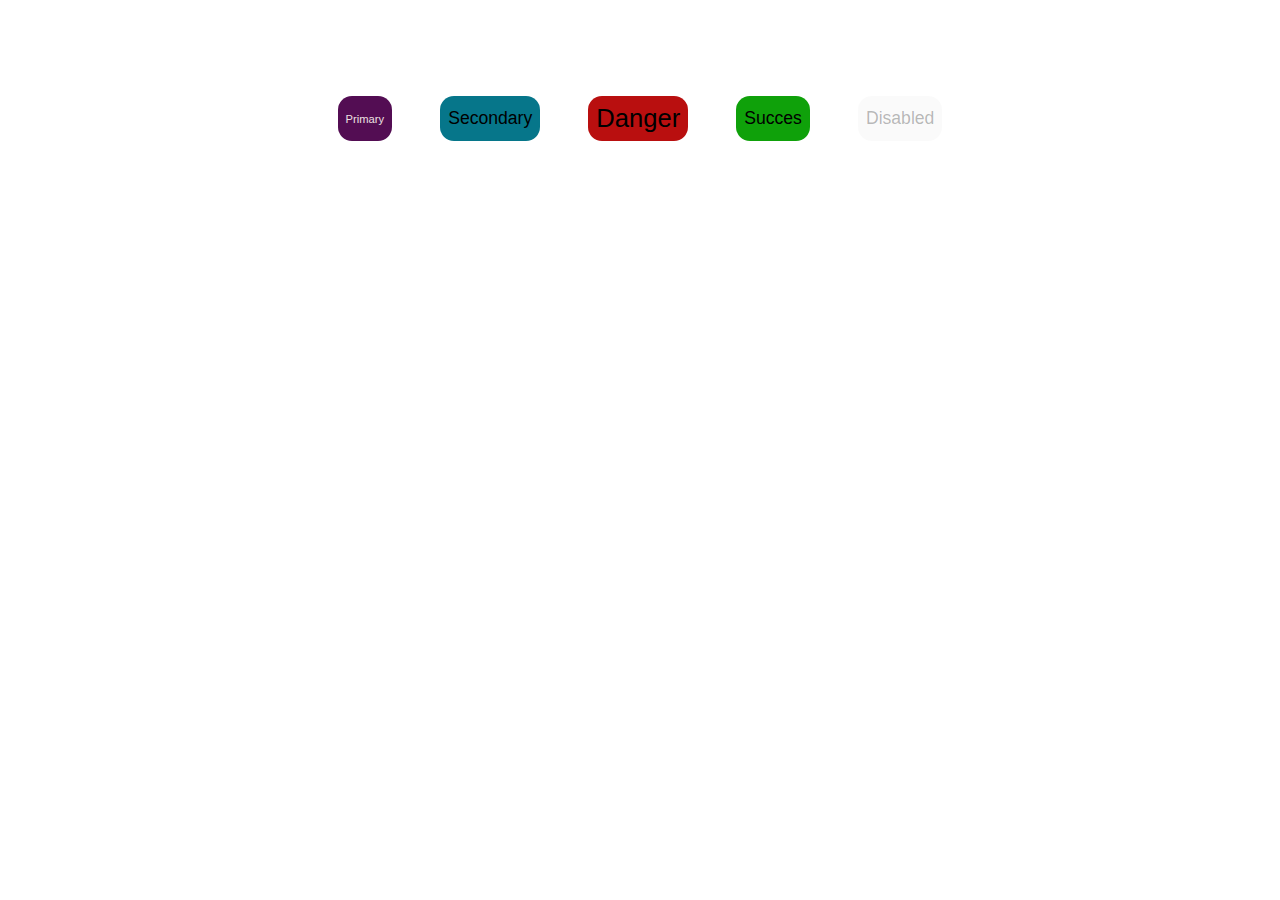
<file: SASS/Ejercicio Practica/index.html>
<!DOCTYPE html>
<html lang="en">
<head>
    <meta charset="UTF-8">
    <meta name="viewport" content="width=device-width, initial-scale=1.0">
    <title>EjercicioSASS</title>
    <link rel="stylesheet" href="./styles/main.css">
</head>
<body>
    <section class="containerBtn">
        <button class="btn btn--primary">Primary</button>
        <button class="btn btn--secondary">Secondary</button>
        <button class="btn btn--warning">Danger</button>
        <button class="btn btn--succes">Succes</button>
        <button class="btn btn--disabled" disabled>Disabled</button>
    </section>
</body>
</html>
</file>
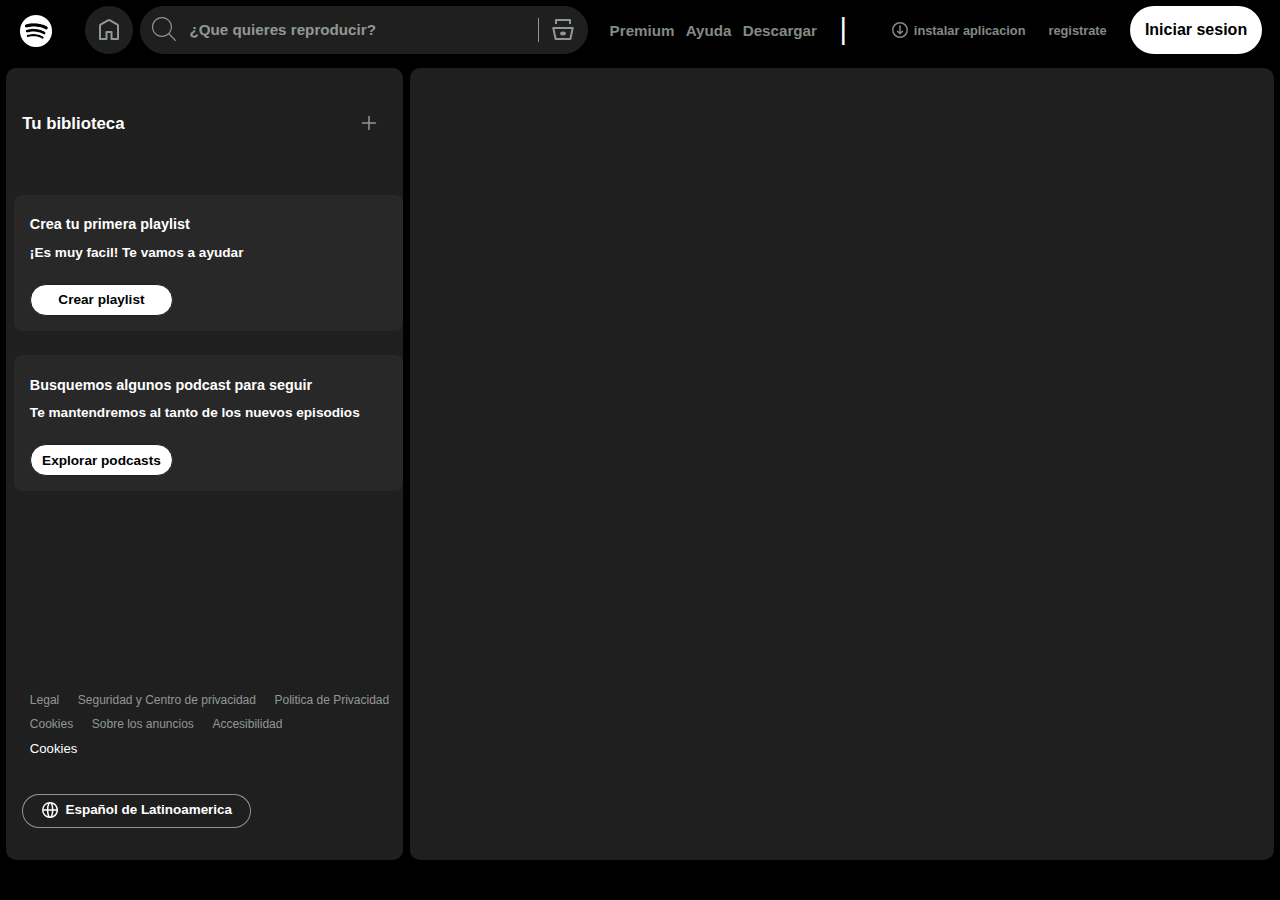
<file: SASS/Proyecto Final SASS/index.html>
<!DOCTYPE html>
<html lang="en">
  <head>
    <meta charset="UTF-8" />
    <meta name="viewport" content="width=device-width, initial-scale=1.0" />
    <title>Proyecto Spotify</title>
    <link rel="stylesheet" href="./styles/main.css" />
  </head>
  <body>
    <header>
      <nav>
        <div class="containerLogo">
          <img
            class="containerLogo_Logo"
            src="./imagenes/logoSpotify.png"
            alt="Logo"
          />
        </div>
        <div class="containerHomeSrchbar">
          <button class="containerHomeSrchbar_homebtn">
            <div class="containersvgHome">
              <svg class="containersvgHome_svg" fill="currentColor">
                <path
                  d="M12.5 3.247a1 1 0 0 0-1 0L4 7.577V20h4.5v-6a1 1 0 0 1 1-1h5a1 1 0 0 1 1 1v6H20V7.577zm-2-1.732a3 3 0 0 1 3 0l7.5 4.33a2 2 0 0 1 1 1.732V21a1 1 0 0 1-1 1h-6.5a1 1 0 0 1-1-1v-6h-3v6a1 1 0 0 1-1 1H3a1 1 0 0 1-1-1V7.577a2 2 0 0 1 1-1.732z"
                ></path>
              </svg>
            </div>
          </button>
          <div class="containerHomeSrchbar_searchbar">
          <button class="containerHomeSrchbar_searchbar_btnsrch">
           <div class="containersvgSrch">
            <svg class="containersvgSrch_svg"
              fill=""
              height=""
              width=""
              version="1.1"
              xmlns="http://www.w3.org/2000/svg"
              xmlns:xlink="http://www.w3.org/1999/xlink"
              viewBox="0 0 488.4 488.4"
              xml:space="preserve"
            >
              <g>
                <g>
                  <path
                    d="M0,203.25c0,112.1,91.2,203.2,203.2,203.2c51.6,0,98.8-19.4,134.7-51.2l129.5,129.5c2.4,2.4,5.5,3.6,8.7,3.6
			s6.3-1.2,8.7-3.6c4.8-4.8,4.8-12.5,0-17.3l-129.6-129.5c31.8-35.9,51.2-83,51.2-134.7c0-112.1-91.2-203.2-203.2-203.2
			S0,91.15,0,203.25z M381.9,203.25c0,98.5-80.2,178.7-178.7,178.7s-178.7-80.2-178.7-178.7s80.2-178.7,178.7-178.7
			S381.9,104.65,381.9,203.25z"
                  />
                </g>
              </g>
            </svg>
           </div>
          </button>
          <input
            class="containerHomeSrchbar_searchbar_input"
            placeholder="¿Que quieres reproducir?"
            type="search"/>
          <button class="containerHomeSrchbar_searchbar_btnexplore">
            <div class="containersvgExplore">
              <svg class="containersvgExplore_svg">
                <path d="M15 15.5c0 1.105-1.343 2-3 2s-3-.895-3-2 1.343-2 3-2 3 .895 3 2"></path><path d="M1.513 9.37A1 1 0 0 1 2.291 9h19.418a1 1 0 0 1 .979 1.208l-2.339 11a1 1 0 0 1-.978.792H4.63a1 1 0 0 1-.978-.792l-2.339-11a1 1 0 0 1 .201-.837zM3.525 11l1.913 9h13.123l1.913-9zM4 2a1 1 0 0 1 1-1h14a1 1 0 0 1 1 1v4h-2V3H6v3H4z"></path>
              </svg>
            </div>
          </button>
          </div>
        </div>
        <div class="containerBtns1">
          <button class="containerBtns1_btn">Premium</button>
          <button class="containerBtns1_btn">Ayuda</button>
          <button class="containerBtns1_btn">Descargar</button>
        </div>
        <div class="containerSeparator"><span>|</span></div>
        <div class="containerBtns2">
          <button class="containerBtns2_btn"><svg class="containerBtns2_btn_svg" fill="currentColor"><path d="M4.995 8.745a.75.75 0 0 1 1.06 0L7.25 9.939V4a.75.75 0 0 1 1.5 0v5.94l1.195-1.195a.75.75 0 1 1 1.06 1.06L8 12.811l-.528-.528-.005-.005-2.472-2.473a.75.75 0 0 1 0-1.06"></path><path d="M0 8a8 8 0 1 1 16 0A8 8 0 0 1 0 8m8-6.5a6.5 6.5 0 1 0 0 13 6.5 6.5 0 0 0 0-13"></path></svg> instalar aplicacion
          </button>
          <button class="containerBtns2_btn">registrate</button>
          <button class="containerBtns2_btn containerBtns2_btn--logIn">Iniciar sesion</button>
        </div>
      </nav>
    </header>
    <main class="containergrid">
      <section class="containergrid_item aside">
        <div class="top"><span class="top_span">Tu biblioteca</span><button class="top_btn"><svg class="top_btn_svg"><path d="M15.25 8a.75.75 0 0 1-.75.75H8.75v5.75a.75.75 0 0 1-1.5 0V8.75H1.5a.75.75 0 0 1 0-1.5h5.75V1.5a.75.75 0 0 1 1.5 0v5.75h5.75a.75.75 0 0 1 .75.75"></path></svg></button></div>
        <div class="playlist">
          <div class="playlist_playlist">
            <h3 class="playlist_h3">Crea tu primera playlist</h3>
            <span class="playlist_span">¡Es muy facil! Te vamos a ayudar</span>
            <button class="playlist_btn">Crear playlist</button> 
          </div>
          <div class="playlist_podcast">
            <h3 class="playlist_h3">Busquemos algunos podcast para seguir</h3>
            <span class="playlist_span">Te mantendremos al tanto de los nuevos episodios</span>
            <button class="playlist_btn">Explorar podcasts</button> 
          </div>
        </div>
        <div class="footer">
          <div class="footer_legal">
           <span class="footer_legal_span">Legal</span>
           <span class="footer_legal_span">Seguridad y Centro de privacidad</span>
           <span class="footer_legal_span">Politica de Privacidad</span>
           <span class="footer_legal_span">Cookies</span>
           <span class="footer_legal_span">Sobre los anuncios</span>
           <span class="footer_legal_span">Accesibilidad</span>
           <div class="footer_legal_Cookie">
            <span>Cookies</span>
           </div>
          </div>
          <div class="footer_language">
            <button class="footer_language_btn"><svg class="footer_language_btn_svg"><path d="M8.152 16H8a8 8 0 1 1 .152 0m-.41-14.202c-.226.273-.463.713-.677 1.323-.369 1.055-.626 2.496-.687 4.129h3.547c-.06-1.633-.318-3.074-.687-4.129-.213-.61-.45-1.05-.676-1.323-.194-.235-.326-.285-.385-.296h-.044c-.055.007-.19.052-.391.296M4.877 7.25c.062-1.771.34-3.386.773-4.624q.148-.427.329-.806a6.51 6.51 0 0 0-4.436 5.43zm-3.334 1.5a6.51 6.51 0 0 0 4.436 5.43 8 8 0 0 1-.33-.806c-.433-1.238-.71-2.853-.772-4.624zm4.835 0c.061 1.633.318 3.074.687 4.129.214.61.451 1.05.677 1.323.202.244.336.29.391.297l.044-.001c.06-.01.19-.061.385-.296.226-.273.463-.713.676-1.323.37-1.055.626-2.496.687-4.129zm5.048 0c-.061 1.771-.339 3.386-.772 4.624q-.123.353-.268.674a6.5 6.5 0 0 0 4.071-5.298zm3.031-1.5a6.51 6.51 0 0 0-4.071-5.298q.145.322.268.674c.433 1.238.711 2.853.772 4.624z"></path></svg>Español de Latinoamerica</button>
          </div>
        </div>
      </section>
      <section class="containergrid_item">
      </section>
    </main>
  </body>
</html>
</file>
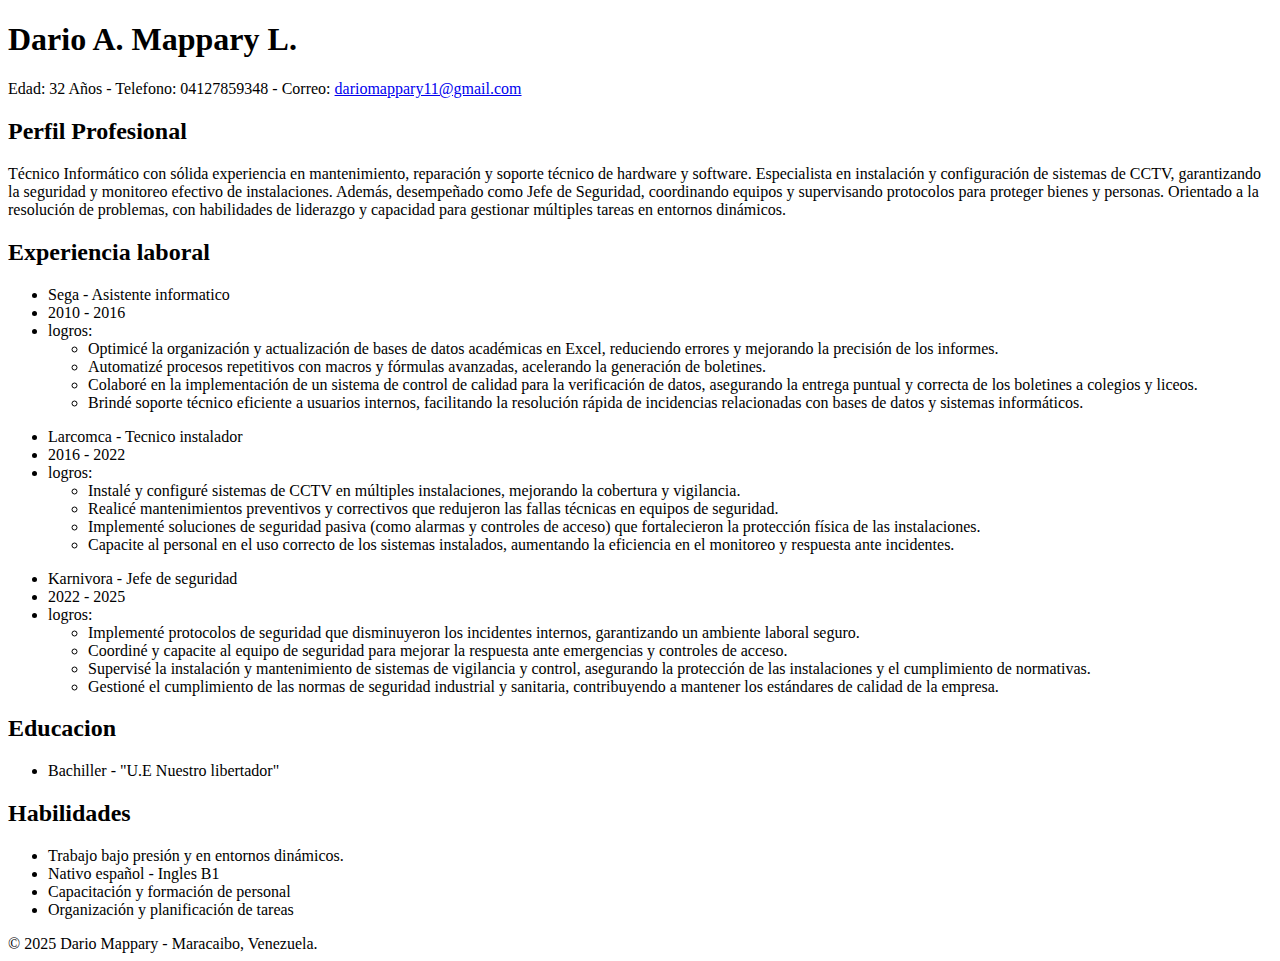
<file: HTML/Curriculum.html>
<!DOCTYPE html>
<html lang="es">
<head>
    <meta charset="UTF-8">
    <meta name="viewport" content="width=device-width, initial-scale=1.0">
    <title>curriculum Dario</title>
</head>
<body>
   <header>
    <h1>Dario A. Mappary L.</h1>
    <div>
        <p>Edad: 32 Años - Telefono: 04127859348 - Correo: <a href="mailto:dariomappary11@gmail.com">
            dariomappary11@gmail.com</a>
        </p>
    </div>
    </header>
    <main>
        <section class="section" id="Perfil">
            <h2>Perfil Profesional</h2>
            <p>Técnico Informático con sólida experiencia en mantenimiento, reparación y soporte técnico de hardware y software. Especialista en instalación y configuración de sistemas de CCTV, garantizando la seguridad y monitoreo efectivo de instalaciones. Además, desempeñado como Jefe de Seguridad, coordinando equipos y supervisando protocolos para proteger bienes y personas. Orientado a la resolución de problemas, con habilidades de liderazgo y capacidad para gestionar múltiples tareas en entornos dinámicos.</p>
        </section>
        <section class="section" id="Experiencia">
         <div>
            <h2>Experiencia laboral</h2> 
           <div>
            <ul>
                <li>Sega - Asistente informatico</li>
                <li>2010 - 2016</li>
                <li>logros:
                    <ul>  
                        <li>Optimicé la organización y actualización de bases de datos académicas en Excel, reduciendo errores y mejorando la precisión de los informes.</li>

                        <li>Automatizé procesos repetitivos con macros y fórmulas avanzadas, acelerando la generación de boletines.</li>

                        <li>Colaboré en la implementación de un sistema de control de calidad para la verificación de datos, asegurando la entrega puntual y correcta de los boletines a colegios y liceos.</li>

                        <li>Brindé soporte técnico eficiente a usuarios internos, facilitando la resolución rápida de incidencias relacionadas con bases de datos y sistemas informáticos.</li>
                    </ul>
                </li>
            </ul>
           </div>
            <div>
            <ul>
                <li>Larcomca - Tecnico instalador</li>
                <li>2016 - 2022</li>
                <li>logros:
                    <ul>  
                        <li>Instalé y configuré sistemas de CCTV en múltiples instalaciones, mejorando la cobertura y vigilancia.</li>
                        <li>Realicé mantenimientos preventivos y correctivos que redujeron las fallas técnicas en equipos de seguridad.</li>
                        <li>Implementé soluciones de seguridad pasiva (como alarmas y controles de acceso) que fortalecieron la protección física de las instalaciones.</li>
                        <li>Capacite al personal en el uso correcto de los sistemas instalados, aumentando la eficiencia en el monitoreo y respuesta ante incidentes.</li>
                    </ul>
                </li>
            </ul>
           </div>
           <div>
            <ul>
                <li>Karnivora - Jefe de seguridad</li>
                <li>2022 - 2025</li>
                <li>logros:
                    <ul>  
                        <li>Implementé protocolos de seguridad que disminuyeron los incidentes internos, garantizando un ambiente laboral seguro.</li>
                        <li>Coordiné y capacite al equipo de seguridad para mejorar la respuesta ante emergencias y controles de acceso.</li>
                        <li>Supervisé la instalación y mantenimiento de sistemas de vigilancia y control, asegurando la protección de las instalaciones y el cumplimiento de normativas.</li>
                        <li>Gestioné el cumplimiento de las normas de seguridad industrial y sanitaria, contribuyendo a mantener los estándares de calidad de la empresa.
                        </li>
                    </ul>
                </li>
            </ul>
           </div>
          </div> 
        </section>
        <section class="section" id="Educacion">
            <div>
                <h2>Educacion</h2>
                <ul><li>Bachiller - "U.E Nuestro libertador"</li></ul>
            </div>     
        </section>
        <section class="section" id="habilidades">
            <div>
                <h2>Habilidades</h2>
                <ul>
                    <li>Trabajo bajo presión y en entornos dinámicos.</li>
                    <li>Nativo español - Ingles B1</li>
                    <li>Capacitación y formación de personal</li>
                    <li>Organización y planificación de tareas</li>
                </ul>
            </div>
        </section>
    </main>
    <footer><span>&copy; 2025 Dario Mappary - Maracaibo, Venezuela.</span></footer>
</body>
</html>
</file>
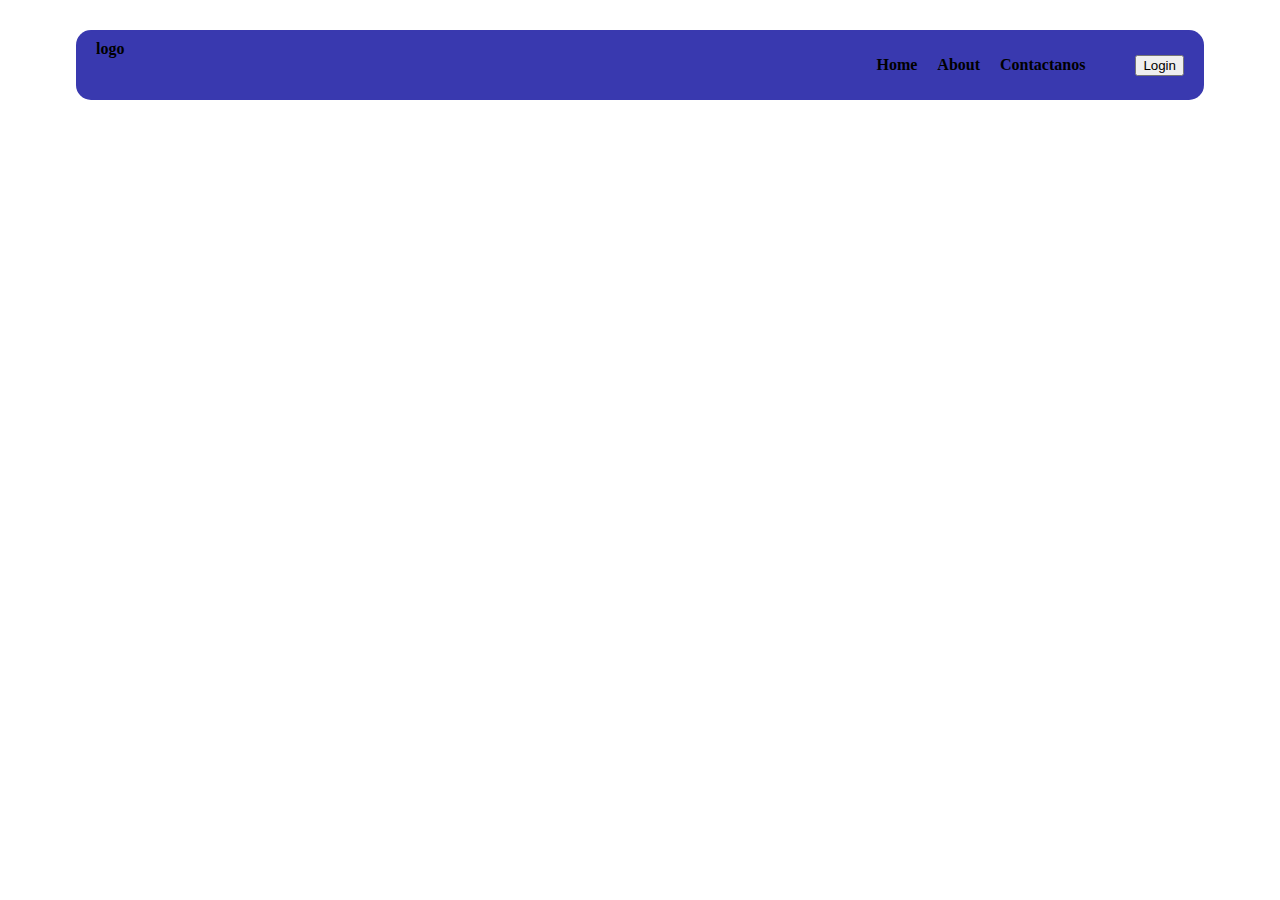
<file: practica para clases/practica_Sega.html>
<!DOCTYPE html>
<html lang="en">
<head>
    <meta charset="UTF-8">
    <meta name="viewport" content="width=device-width, initial-scale=1.0">
    <title>PracticaSega</title>
    <link rel="stylesheet" href="./practica_Sega.css">
</head>
<body>
    <header class="header">
        <nav class="navbar">
            <div class="logo">logo</div>
            <div class="links">
             <ul>
                <li class="items">Home</li>
                <li class="items">About</li>
                <li class="items">Contactanos</li>
             </ul>
             <button>Login</button>
            </div>
        </nav>
    </header>
</body>
</html>
</file>
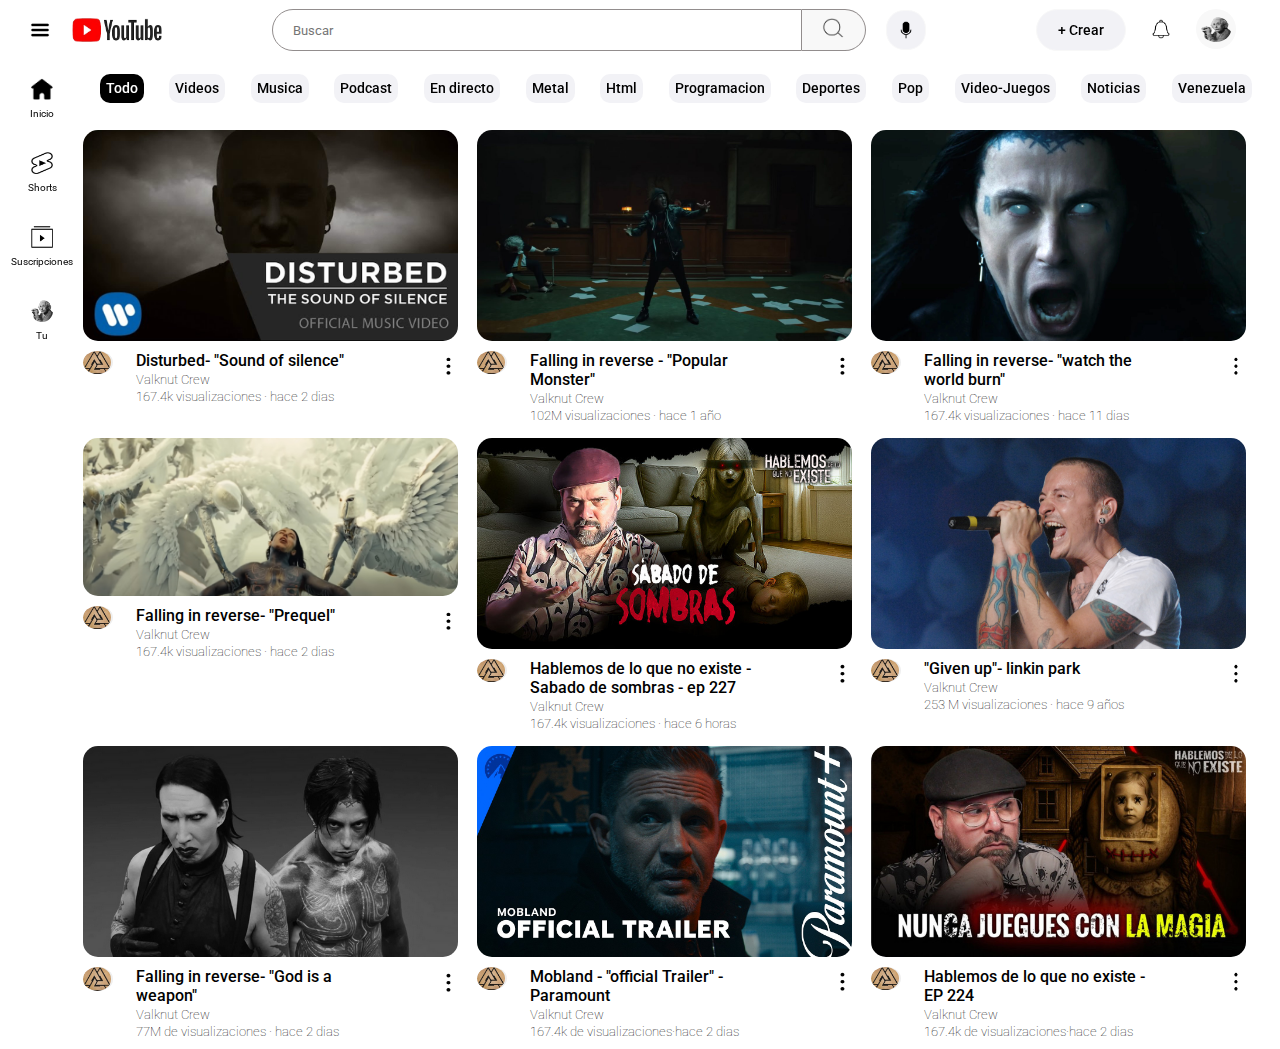
<file: Proyecto Css/Youtube.html>
<!DOCTYPE html>
<html lang="en">
<head>
    <meta charset="UTF-8">
    <meta name="viewport" content="width=device-width, initial-scale=1.0">
    <title>ProyectoYoutube</title>
    <link rel="stylesheet" href="./Youtube.css">
</head>
<body>
    <header class="header">
        <nav class="navbar">
            <div class="menu-logo-container">
               <div class="menu"> <img class="menu-icon" src="./imagenes/menu-icon.png" alt="Menu"> </div>
                <a class="anchor-logo" href="https://www.youtube.com"><img class="logo" src="./imagenes/logo.png" alt="Youtube"></a>
            </div>
            
            <div class="search-bar-container">
                <input class="search-input" type="search" placeholder="Buscar">
                <button class="search-btn"><img class="search-icon" src="./imagenes/search-icon.png" alt="buscar"></button>
                <div class="search-voice"><img class="search-voice-icon" src="./imagenes/voice-icon.png" alt="busqueda por voz"></div>
            </div>
            <div class="options-container">
                <button class="create-btn"><span class=>+ Crear</span></button>
                <div class="notification"><img class="notification-icon" src="./imagenes/notification-icon.png" alt="notificaciones"></div>
                <button class="profile-btn"><img class="profile-icon" src="./imagenes/profile-photo.png" alt="profile-photo"></button>
            </div>
        </nav>
     </header>
    <section class="media-navigation-container">
        <aside class="aside">
            <button class="aside-btns" id="home">
               <div> <img class="home-icon" src="./imagenes/home-icon.png" alt="Inicio"></div>
               <div><span>Inicio</span></div>
            </button>
            <button class="aside-btns" id="shorts">
                <div><img class="shorts-icon" src="./imagenes/shorts-icon.png" alt="shorts"></div>
                <div><span>Shorts</span></div>
            </button>
            <button class="aside-btns" id="suscriptions">
                <div><img class="suscriptions-icon" src="./imagenes/suscriptions-icon.png" alt="suscripciones"></div>
                <div><span>Suscripciones</span></div>
            </button>
            <button class="aside-btns" id="channel">
                <div><img class="channel-icon" id="channel-photo" src="./imagenes/profile-photo.png" alt="Tu-Canal"></div>
                <div><span>Tu</span></div>
            </button>
        </aside>
        <section class="content">
            <div class="button-box">
             <button class="button-box-btn" id="all-btn"><span>Todo</span></button>
             <button class="button-box-btn"><span>Videos</span></button>
             <button class="button-box-btn"><span>Musica</span></button>
             <button class="button-box-btn"><span>Podcast</span></button>
             <button class="button-box-btn"><span>En directo</span></button>
             <button class="button-box-btn"><span>Metal</span></button>
             <button class="button-box-btn"><span>Html</span></button>
             <button class="button-box-btn"><span>Programacion</span></button>
             <button class="button-box-btn"><span>Deportes</span></button>
             <button class="button-box-btn"><span>Pop</span></button>
             <button class="button-box-btn"><span>Video-Juegos</span></button>
             <button class="button-box-btn"><span>Noticias</span></button>
             <button class="button-box-btn"><span>Venezuela</span></button>
             <!-- <button class="button-box-btn"><span>Viaje</span></button>
             <button class="button-box-btn"><span>Cocina</span></button>
             <button class="button-box-btn"><span>Cine</span></button>-->

            </div>
            <main class="grid-container">
             <div class="grid-item">
                <img class="video-img" src="./imagenes/disturbed-the-sound-of-silence.png" alt="disturbed-the-sound-of-silence">
                <div class="info-video">
                  <button class="ch-vid"><img class="photo-ch-vid" src="./imagenes/valknut.png" alt="valknut"></button>
                  <div class="title-view">
                    <h2>Disturbed- "Sound of silence"</h2>
                    <span class="info-text">Valknut Crew</span>
                    <span class="info-text">167.4k visualizaciones · hace 2 dias</span>
                  </div>
                  <button class="more-options-btn"><img class="more-options-icon" src="./imagenes/more-options.png" alt="more-options"></button>
                </div> 
             </div>
             <div class="grid-item">
                <img class="video-img" src="./imagenes/Falling-in-reverse-popular-monster.png" alt="Falling-in-reverse-popular-monster">
                <div class="info-video">
                  <button class="ch-vid"><img class="photo-ch-vid" src="./imagenes/valknut.png" alt="valknut"></button>
                  <div class="title-view">
                    <h2>Falling in reverse - "Popular Monster"</h2>
                    <span class="info-text">Valknut Crew</span>
                    <span class="info-text">102M visualizaciones · hace 1 año</span>
                  </div>
                <button class="more-options-btn"><img class="more-options-icon" src="./imagenes/more-options.png" alt="more-options"></button>
              </div> 
            </div>
            <div class="grid-item">
                <img class="video-img" src="./imagenes/falling-in-reverse-watch-the-world-burn.png" alt="falling-in-reverse-watch-the-world-burn">
                <div class="info-video">
                  <button class="ch-vid"><img class="photo-ch-vid" src="./imagenes/valknut.png" alt="valknut"></button>
                  <div class="title-view">
                    <h2>Falling in reverse- "watch the world burn"</h2>
                    <span class="info-text">Valknut Crew</span>
                    <span class="info-text">167.4k visualizaciones · hace 11 dias</span>
                  </div>
                <button class="more-options-btn"><img class="more-options-icon" src="./imagenes/more-options.png" alt="more-options"></button>
              </div> 
            </div>
             <div class="grid-item">
                <img class="video-img" src="./imagenes/fallinginreverseronnie.png" alt="fallinginreverseronnie">
                <div class="info-video">
                  <button class="ch-vid"><img class="photo-ch-vid" src="./imagenes/valknut.png" alt="valknut"></button>
                  <div class="title-view">
                    <h2>Falling in reverse- "Prequel"</h2>
                    <span class="info-text">Valknut Crew</span>
                    <span class="info-text">167.4k visualizaciones · hace 2 dias</span>
                  </div>
                <button class="more-options-btn"><img class="more-options-icon" src="./imagenes/more-options.png" alt="more-options"></button>
              </div> 
            </div>
             <div class="grid-item">
                <img class="video-img" src="./imagenes/Hablemos-de-lo-que-no-existe.png" alt="Hablemos-de-lo-que-no-existe">
                <div class="info-video">
                  <button class="ch-vid"><img class="photo-ch-vid" src="./imagenes/valknut.png" alt="valknut"></button>
                  <div class="title-view">
                    <h2>Hablemos de lo que no existe - Sabado de sombras - ep 227</h2>
                    <span class="info-text">Valknut Crew</span>
                    <span class="info-text">167.4k visualizaciones · hace 6 horas</span>
                  </div>
                <button class="more-options-btn"><img class="more-options-icon" src="./imagenes/more-options.png" alt="more-options"></button>
              </div> 
            </div>
             <div class="grid-item">
                <img class="video-img" src="./imagenes/VideoGivenUp.png" alt="VideoGivenUp">
                <div class="info-video">
                  <button class="ch-vid"><img class="photo-ch-vid" src="./imagenes/valknut.png" alt="valknut"></button>
                  <div class="title-view">
                    <h2>"Given up"- linkin park</h2>
                    <span class="info-text">Valknut Crew</span>
                    <span class="info-text">253 M visualizaciones · hace 9 años</span>
                  </div>
                <button class="more-options-btn"><img class="more-options-icon" src="./imagenes/more-options.png" alt="more-options"></button>
              </div> 
            </div>
             <div class="grid-item">
                <img class="video-img" src="./imagenes/VideoGodIsAWeapon.png" alt="VideoGodIsAWeapon">
                <div class="info-video">
                  <button class="ch-vid"><img class="photo-ch-vid" src="./imagenes/valknut.png" alt="valknut"></button>
                  <div class="title-view">
                    <h2>Falling in reverse- "God is a weapon"</h2>
                    <span class="info-text">Valknut Crew</span>
                    <span class="info-text">77M de visualizaciones · hace 2 dias</span>
                  </div>
                <button class="more-options-btn"><img class="more-options-icon" src="./imagenes/more-options.png" alt="more-options"></button>
              </div> 
            </div>
             <div class="grid-item">
                <img class="video-img" src="./imagenes/moblandtrailer.png" alt="moblandtrailer">
                <div class="info-video">
                  <button class="ch-vid"><img class="photo-ch-vid" src="./imagenes/valknut.png" alt="valknut"></button>
                  <div class="title-view">
                    <h2>Mobland - "official Trailer" - Paramount</h2>
                    <span class="info-text">Valknut Crew</span>
                    <span class="info-text">167.4k de visualizaciones·hace 2 dias</span>
                  </div>
                <button class="more-options-btn"><img class="more-options-icon" src="./imagenes/more-options.png" alt="more-options"></button>
              </div> 
            </div>
             <div class="grid-item">
                <img class="video-img" src="./imagenes/podcast.png" alt="podcast">
                <div class="info-video">
                  <button class="ch-vid"><img class="photo-ch-vid" src="./imagenes/valknut.png" alt="valknut"></button>
                  <div class="title-view">
                    <h2>Hablemos de lo que no existe - EP 224</h2>
                    <span class="info-text">Valknut Crew</span>
                    <span class="info-text">167.4k de visualizaciones·hace 2 dias</span>
                  </div>
                <button class="more-options-btn"><img class="more-options-icon" src="./imagenes/more-options.png" alt="more-options"></button>
              </div> 
            </div>
            </main>
        </section>
    </section>
    
</body>
</html>
</file>
<file: SASS/Ejercicio Practica/styles/main.css>
* {
  margin: 0;
  padding: 0;
  box-sizing: border-box;
}

.containerBtn {
  width: 100%;
  display: flex;
  justify-content: center;
  padding-top: 96px;
  gap: 48px;
}

.btn {
  display: flex;
  align-items: center;
  justify-content: center;
  border-radius: 14px;
  padding: 8px;
  cursor: pointer;
  border: none;
}
.btn:hover {
  scale: 1.1;
}
.btn:active {
  scale: 1;
}
.btn--primary {
  background-color: #530d53;
  color: #ece0e0;
  font-size: 0.7rem;
}
.btn--secondary {
  background-color: #06768a;
  font-size: 1.1rem;
}
.btn--warning {
  background-color: #b90f0f;
  font-size: 1.6rem;
}
.btn--succes {
  background-color: #0fa10a;
  font-size: 1.1rem;
}
.btn--disabled {
  cursor: not-allowed;
  font-size: 1.1rem;
}
.btn--disabled:hover {
  scale: none;
}/*# sourceMappingURL=main.css.map */
</file>
<file: SASS/Proyecto Final SASS/styles/main.css>
* {
  margin: 0;
  padding: 0;
  box-sizing: border-box;
  font-family: Helvetica, Arial, sans-serif;
}

body {
  background-color: #000;
}

nav {
  display: flex;
  align-items: flex-start;
  flex-direction: row;
  gap: 1%;
  margin-top: 0.5%;
}
nav .containerLogo {
  display: flex;
  align-items: flex-start;
  justify-content: center;
  width: 72px;
  height: 72px;
  margin-top: 0.7%;
  cursor: pointer;
}
@media (max-width: 481px) {
  nav .containerLogo {
    width: 32px;
    height: 32px;
  }
}
nav .containerLogo_Logo {
  width: 32px;
  height: 32px;
}
nav .containerHomeSrchbar {
  display: flex;
  align-items: center;
  gap: 1.5%;
  width: 40dvw;
}
@media (max-width: 1250px) {
  nav .containerHomeSrchbar {
    width: 30dvw;
  }
}
@media (max-width: 1062px) {
  nav .containerHomeSrchbar {
    width: 25dvw;
  }
}
@media (max-width: 876px) {
  nav .containerHomeSrchbar {
    width: 5dvw;
  }
}
nav .containerHomeSrchbar_homebtn {
  width: 48px;
  height: 48px;
  border: none;
  border-radius: 50%;
  display: flex;
  align-items: center;
  justify-content: center;
  background-color: #1f1f1f;
  cursor: pointer;
  transition: background-color 0.3s ease, color 0.3s ease;
  color: rgba(234, 248, 239, 0.5607843137);
}
@media (max-width: 876px) {
  nav .containerHomeSrchbar_homebtn {
    display: none;
  }
}
nav .containerHomeSrchbar_homebtn:hover {
  background-color: rgba(73, 73, 73, 0.6235294118);
  color: #fff;
}
nav .containerHomeSrchbar_homebtn .containersvgHome {
  width: 24px;
  height: 24px;
}
nav .containerHomeSrchbar_homebtn .containersvgHome_svg {
  width: 24px;
  height: 24px;
}
nav .containerHomeSrchbar_searchbar {
  display: flex;
  align-items: center;
  width: 35dvw;
  position: relative;
}
@media (max-width: 1250px) {
  nav .containerHomeSrchbar_searchbar {
    width: 25dvw;
  }
}
@media (max-width: 876px) {
  nav .containerHomeSrchbar_searchbar {
    width: 40px;
  }
}
nav .containerHomeSrchbar_searchbar_btnsrch {
  width: 40px;
  height: 40px;
  border: none;
  border-bottom-left-radius: 40px;
  border-top-left-radius: 40px;
  position: absolute;
  margin: 4px;
  background-color: rgba(0, 0, 0, 0);
  cursor: pointer;
}
@media (max-width: 876px) {
  nav .containerHomeSrchbar_searchbar_btnsrch {
    position: static;
    background-color: #1f1f1f;
    border-radius: 40%;
  }
}
nav .containerHomeSrchbar_searchbar .containersvgSrch_svg {
  width: 24px;
  height: 24px;
  fill: rgba(234, 248, 239, 0.5607843137);
}
nav .containerHomeSrchbar_searchbar .containersvgSrch_svg:hover {
  fill: #fff;
}
nav .containerHomeSrchbar_searchbar_input {
  height: 48px;
  width: 100dvw;
  background-color: #1f1f1f;
  border: 0.1px solid #1f1f1f;
  border-radius: 40px;
  padding: 0px 48px 0px 48px;
  transition: border 0.3s ease, background-color 0.3s ease;
}
nav .containerHomeSrchbar_searchbar_input:hover {
  border: 0.1px solid #fff;
  background-color: rgba(73, 73, 73, 0.6235294118);
}
nav .containerHomeSrchbar_searchbar_input:focus {
  background-color: rgba(73, 73, 73, 0.6235294118);
  color: #fff;
  font-size: 0.9rem;
  font-weight: 550;
}
nav .containerHomeSrchbar_searchbar_input::-moz-placeholder {
  color: rgba(234, 248, 239, 0.5607843137);
  font-size: 0.95rem;
  font-weight: 550;
}
nav .containerHomeSrchbar_searchbar_input::placeholder {
  color: rgba(234, 248, 239, 0.5607843137);
  font-size: 0.95rem;
  font-weight: 550;
}
@media (max-width: 1062px) {
  nav .containerHomeSrchbar_searchbar_input {
    width: 20dvw;
  }
}
@media (max-width: 876px) {
  nav .containerHomeSrchbar_searchbar_input {
    display: none;
  }
}
nav .containerHomeSrchbar_searchbar_btnexplore {
  width: 40px;
  height: 40px;
  border: none;
  border-bottom-right-radius: 40px;
  border-top-right-radius: 40px;
  position: absolute;
  right: 0;
  margin: 10px;
  background-color: rgba(0, 0, 0, 0);
  cursor: pointer;
}
@media (max-width: 876px) {
  nav .containerHomeSrchbar_searchbar_btnexplore {
    display: none;
  }
}
nav .containerHomeSrchbar_searchbar .containersvgExplore {
  width: 24px;
  height: 24px;
  border-left: 1px solid rgba(234, 248, 239, 0.5607843137);
  padding-left: 12px;
}
nav .containerHomeSrchbar_searchbar .containersvgExplore_svg {
  width: 24px;
  height: 24px;
  fill: rgba(234, 248, 239, 0.5607843137);
}
nav .containerHomeSrchbar_searchbar .containersvgExplore_svg:hover {
  fill: #fff;
}
nav .containerBtns1 {
  display: flex;
  align-items: center;
  gap: 6%;
}
@media (max-width: 689px) {
  nav .containerBtns1 {
    display: none;
  }
}
nav .containerBtns1_btn {
  background-color: #000;
  color: rgba(234, 248, 239, 0.5607843137);
  border: none;
  height: 48px;
  font-weight: 600;
  font-size: 0.95rem;
  transition: color 0.3s ease;
  cursor: pointer;
}
nav .containerBtns1_btn:hover {
  color: #fff;
}
nav .containerSeparator {
  display: flex;
  margin: 0.5% 2.5% 2.5% 2.5%;
  color: #fff;
  font-size: 1.8rem;
}
@media (max-width: 981px) {
  nav .containerSeparator {
    margin: 0.5% 0% 2.5% 1.4%;
  }
}
@media (max-width: 876px) {
  nav .containerSeparator {
    display: none;
  }
}
nav .containerBtns2 {
  display: flex;
  align-items: center;
  flex: 1;
  gap: 6%;
  margin-right: 0.5%;
}
@media (max-width: 1250px) {
  nav .containerBtns2 {
    margin-right: 0%;
  }
}
@media (max-width: 981px) {
  nav .containerBtns2 {
    gap: 2%;
  }
}
@media (max-width: 876px) {
  nav .containerBtns2 {
    margin-left: 5%;
  }
}
nav .containerBtns2_btn {
  background-color: #000;
  color: rgba(234, 248, 239, 0.5607843137);
  border: none;
  height: 48px;
  font-weight: 550;
  font-size: 0.8rem;
  transition: color 0.3s ease;
  cursor: pointer;
  display: flex;
  align-items: center;
  gap: 6px;
}
nav .containerBtns2_btn:hover {
  color: #fff;
}
@media (max-width: 876px) {
  nav .containerBtns2_btn {
    gap: 1px;
  }
}
nav .containerBtns2_btn_svg {
  width: 16px;
  height: 16px;
}
@media (max-width: 469px) {
  nav .containerBtns2_btn_svg {
    display: none;
  }
}
nav .containerBtns2_btn--logIn {
  background-color: #fff;
  color: #000;
  border-radius: 60px;
  padding: 6%;
  height: 48px;
  font-weight: 700;
  font-size: 1rem;
}
@media (min-width: 1150px) {
  nav .containerBtns2_btn--logIn {
    padding: 4%;
  }
}
@media (max-width: 870px) {
  nav .containerBtns2_btn--logIn {
    padding: 4%;
  }
}
@media (max-width: 480px) {
  nav .containerBtns2_btn--logIn {
    padding: 0%;
  }
}
nav .containerBtns2_btn--logIn:hover {
  color: #000;
  background-color: rgba(255, 255, 255, 0.9254901961);
}

header {
  margin-bottom: -1.5%;
}

.containergrid {
  display: grid;
  grid-template-columns: 31dvw auto;
  height: 88dvh;
  gap: 0.5%;
  padding: 0% 0.5% 0% 0.5%;
}
.containergrid_item {
  background-color: #1f1f1f;
  border-radius: 10px;
}

.aside {
  position: relative;
}
@media (max-width: 580px) {
  .aside {
    display: none;
  }
}

.top {
  display: flex;
  justify-content: space-between;
  align-items: center;
  padding: 4% 4% 6% 4%;
  height: 15%;
}
.top_span {
  color: #fff;
  font-size: 1.05rem;
  font-weight: 550;
}
.top_btn {
  width: 35px;
  height: 35px;
  border-radius: 50%;
  display: flex;
  justify-content: center;
  align-items: center;
  border: none;
  background-color: #1f1f1f;
  cursor: pointer;
}
.top_btn:hover {
  background-color: rgba(51, 51, 51, 0.4666666667);
}
.top_btn_svg {
  width: 18px;
  height: 18px;
  fill: rgba(234, 248, 239, 0.5607843137);
}

.playlist {
  display: flex;
  flex-direction: column;
  height: 35dvh;
  overflow: hidden;
  gap: 8%;
  padding: 2% 0% 2% 2%;
  overflow-y: auto;
}
.playlist:hover::-webkit-scrollbar-thumb {
  background-color: rgba(255, 255, 255, 0.15);
}
.playlist::-webkit-scrollbar {
  background-color: transparent;
  width: 0.9dvw;
}
.playlist::-webkit-scrollbar-thumb {
  background-color: transparent;
  -webkit-backdrop-filter: blur(10px);
          backdrop-filter: blur(10px);
}
.playlist::-webkit-scrollbar-thumb:hover {
  background-color: rgba(255, 255, 255, 0.363);
}
.playlist_playlist {
  border-radius: 8px;
  background-color: rgba(51, 51, 51, 0.4666666667);
  display: flex;
  flex-direction: column;
  padding: 4%;
  line-height: 2;
}
.playlist_podcast {
  border-radius: 8px;
  background-color: rgba(51, 51, 51, 0.4666666667);
  display: flex;
  flex-direction: column;
  padding: 4%;
  line-height: 2;
}
.playlist_h3 {
  color: #fff;
  font-size: 0.9rem;
  font-weight: 650;
}
.playlist_span {
  color: #fff;
  font-weight: 550;
  font-size: 0.85rem;
}
.playlist_btn {
  border-radius: 40px;
  background-color: #fff;
  padding: 2%;
  border: 1px solid #1f1f11;
  font-size: 0.85rem;
  font-weight: 550;
  margin-top: 5%;
  white-space: nowrap;
  width: 40%;
  cursor: pointer;
}
.playlist_btn:hover {
  scale: 1.05;
}
.playlist_btn_r {
  display: none;
}
@media (max-width: 1220px) {
  .playlist_btn_r {
    display: block;
  }
}
@media (max-width: 1220px) {
  .playlist_btn_r1 {
    display: none;
  }
}

.footer {
  position: absolute;
  bottom: 0;
}
.footer_legal {
  padding: 8% 0% 0% 4%;
  font-size: 0.75rem;
  line-height: 2;
}
.footer_legal_span {
  padding: 2%;
  color: rgba(234, 248, 239, 0.5607843137);
  cursor: pointer;
}
.footer_legal_Cookie {
  color: #fff;
  padding: 0% 2% 0% 2%;
  font-size: 0.82rem;
  cursor: pointer;
  transition: -webkit-text-decoration 0.3s ease;
  transition: text-decoration 0.3s ease;
  transition: text-decoration 0.3s ease, -webkit-text-decoration 0.3s ease;
  width: 15%;
}
.footer_legal_Cookie:hover {
  text-decoration: underline;
}
.footer_language {
  padding: 8% 4%;
}
.footer_language_btn {
  color: #fff;
  background-color: #1f1f1f;
  border: 0.5px solid rgba(234, 248, 239, 0.5607843137);
  border-radius: 20px;
  padding: 10px;
  display: flex;
  gap: 6px;
  font-weight: 700;
  font-size: 0.84rem;
  padding: 2% 5% 2% 5%;
  cursor: pointer;
  transition: border 0.3s ease;
}
.footer_language_btn:hover {
  border: 0.5px solid #fff;
  scale: 1.05;
}
.footer_language_btn_svg {
  width: 18px;
  height: 18px;
  fill: #fff;
}

.content {
  display: grid;
  grid-template-rows: repeat(1, 1fr);
  overflow: hidden;
  padding: 3%;
}
@media (max-width: 580px) {
  .content {
    width: 98dvw;
  }
}
.content:hover {
  overflow-y: auto;
}
.content::-webkit-scrollbar {
  background-color: transparent;
  width: 0.9dvw;
}
.content::-webkit-scrollbar-thumb {
  background-color: rgba(255, 255, 255, 0.15);
  -webkit-backdrop-filter: blur(10px);
          backdrop-filter: blur(10px);
}
.content::-webkit-scrollbar-thumb:hover {
  background-color: rgba(255, 255, 255, 0.363);
}
.content_tittle {
  height: 7dvh;
  color: #fff;
  font-size: 1rem;
  font-weight: 900;
}
.content_ctnrCards {
  height: 34.35dvh;
  display: grid;
  grid-template-columns: repeat(6, auto);
  margin-bottom: 5%;
  position: relative;
}
.content_ctnrCards:hover .nav_arrow {
  opacity: 1;
}

.card {
  height: 34.6dvh;
  width: 12.3dvw;
  display: flex;
  justify-content: center;
  flex-direction: column;
  gap: 2.8%;
  border-radius: 8px;
  cursor: pointer;
  position: relative;
  padding: 0% 5%;
}
.card:hover {
  background-color: rgba(51, 51, 51, 0.4941176471);
}
.card:hover .card_btnplay {
  transform: translateY(0);
  opacity: 1;
}
@media (max-width: 1285px) {
  .card {
    width: 14.8dvw;
  }
}
@media (max-width: 1220px) {
  .card {
    width: 15.5dvw;
  }
}
@media (max-width: 1150px) {
  .card {
    width: 16.5dvw;
  }
}
@media (max-width: 1100px) {
  .card {
    width: 188.5px;
  }
}
.card_img {
  width: 11dvw;
  height: 24dvh;
  border-radius: 8px;
}
@media (max-width: 1220px) {
  .card_img {
    width: 135px;
  }
}
.card_img--imgartist {
  border-radius: 50%;
}
.card_tittle {
  color: #fff;
  font-size: 0.9rem;
  font-weight: 500;
  transition: -webkit-text-decoration 0.3s ease;
  transition: text-decoration 0.3s ease;
  transition: text-decoration 0.3s ease, -webkit-text-decoration 0.3s ease;
}
.card_tittle:hover {
  text-decoration: underline;
}
.card_artist {
  color: rgba(255, 255, 255, 0.5607843137);
  font-size: 0.9rem;
  font-weight: 400;
  transition: -webkit-text-decoration 0.3s ease;
  transition: text-decoration 0.3s ease;
  transition: text-decoration 0.3s ease, -webkit-text-decoration 0.3s ease;
}
.card_artist:hover {
  text-decoration: underline;
}
.card_btnplay {
  width: 45px;
  height: 45px;
  position: absolute;
  left: 65%;
  top: 53%;
  background-color: #1fc30d;
  border: none;
  border-radius: 50%;
  display: flex;
  justify-content: center;
  align-items: center;
  opacity: 0;
  transform: translateY(30%);
  transition: opacity 0.3s ease-in-out, transform 0.3s ease-in-out;
}
.card_btnplay_img {
  width: 30px;
  height: 30px;
  margin-left: 5px;
}

.nav_arrow {
  position: absolute;
  width: 30px;
  height: 30px;
  border-radius: 50%;
  z-index: 999;
  display: flex;
  justify-content: center;
  align-items: center;
  background-color: #1f1f1f;
  right: 13%;
  bottom: 30%;
  border: none;
  cursor: pointer;
  opacity: 0;
}
@media (max-width: 1285px) {
  .nav_arrow {
    right: 320px;
  }
}
@media (max-width: 1150px) {
  .nav_arrow {
    right: 500px;
  }
}
@media (max-width: 950px) {
  .nav_arrow {
    right: 630px;
  }
}
@media (max-width: 750px) {
  .nav_arrow {
    right: 720px;
  }
}
@media (max-width: 620px) {
  .nav_arrow {
    right: 780px;
  }
}
@media (max-width: 520px) {
  .nav_arrow {
    right: 825px;
  }
}
.nav_arrow:hover {
  background-color: #2d2d2d;
}
.nav_arrow:hover .nav_arrow_path {
  fill: #fff;
}
.nav_arrow_svg {
  width: 18px;
  height: 18px;
}
.nav_arrow_path {
  fill: rgba(255, 255, 255, 0.5607843137);
}/*# sourceMappingURL=main.css.map */
</file>
<file: practica para clases/practica_Sega.css>
.header{
    display: flex;
    justify-content: center;
    align-items: center;
    margin: 30px;
    top: 30px;

}

.navbar{
    display: flex;
    flex-direction:row;
    justify-content: space-between;
    align-items: center;
    background-color: rgb(57, 57, 175);
    width: 85vw;
  padding: 10px 20px;
  border-radius: 15px;
  flex-wrap: wrap;
}

.logo {
    width: 100px;
    height: 50px;
    font-weight: bolder;
}

.links{
    display: flex;
    flex-direction: row;
    align-items: center;
    gap: 50PX;
}

ul{
    list-style-type:none;
    display: flex;
    flex-direction: row;
    gap: 20px;
}

.items{
font-weight: bolder;
cursor: pointer;
}
</file>
<file: Proyecto Css/Youtube.css>
@import url('https://fonts.googleapis.com/css2?family=Roboto:wght@100..900&display=swap');

* {
    margin: 0;
    padding: 0;
    box-sizing: border-box;
    font-family: "Roboto", sans-serif;
}

img {
    display: flex;
    cursor: pointer;
}

.header{
  position: sticky;
  top: 0;
  z-index: 1000;
  
}
.navbar {
    display: flex;
    align-items: center;
    justify-content: space-between;
    background-color: rgba(255, 255, 255, 0.9);
    backdrop-filter: blur(10px);
     }

  .menu-logo-container {
    display: flex;
    align-items: center;
    gap: 0.9vw;
    padding-left: 1.6vw;
  }
    
  .menu{
    width: 40px;
      height: 40px;
      border-radius: 50%;
      display: flex;
      justify-content: center;
      align-items: center;
      background-color: rgba(255, 255, 255, 0.9);
      backdrop-filter: blur(10px);
     }

     .menu:hover{
    background-color:#b9adad57 ;
    display: flex;
    cursor: pointer; }
  
  .menu-icon {
    width: 20px;
    height: 20px;
 }   

 .logo {
    width: 90px;
    height: 60px;
 }

  .search-bar-container{
    flex: 1;
    display: flex;
    align-items: center;
    justify-content: center;
    border: none;
    

    
  }

   .search-input{
    width: 90%;
    height: 42px;
    border: 1px solid #928d8d;
    border-top-left-radius: 30px;
    border-bottom-left-radius: 30px;
    padding-left: 20px;
    outline: none;
    max-width: 530px;
    min-width: 0;
    
   } 

   .search-input:focus{
    border: 2px solid blue;
     

  }
  
  .search-btn{
    display: flex;
    justify-content: center;
    align-items: center;
    width: 64px;
    height: 42px;
    border-top-right-radius: 30px;
    border-bottom-right-radius: 30px;
    background-color: #f8f8f8;
    border: 1px solid #928d8d;
    border-left: none;
     }

  .search-btn:hover{
    background-color:#b9adad57 ;
    display: flex;
    cursor: pointer;
  }

  .search-icon {
  width: 24px;
  height: 24px;
 }

.search-voice{
      width: 40px;
      height: 40px;
      border-radius: 45%;
      display: flex;
      justify-content: center;
      align-items: center;
      background-color: #e4e4eb79;
      margin-left: 1.55vw;
      border: 1px solid #f8f8f8 ;
      }

      @media (max-width:485px){
    .search-voice{
      display: none;
    }
  }

     .search-voice:hover{
    background-color:#8f8f8f57 ;
    display: flex;
    cursor: pointer; }

     .search-voice-icon {
     width: 18px;
     height: 18px;
     }
 
 .options-container {
    display: flex;
    justify-content: center;
    gap: 1.2vw;
    padding-right: 3.4vw;
    }

    .create-btn{
      border-radius: 50px;
      display: flex;
      justify-content: center;
      align-items: center; 
      background-color: #e4e4eb79;
      border: 1px solid #f8f8f8 ;
      width: 90px;
      height: 42px;
      font-weight: 500;
     font-size: 0.9rem; }

     @media (max-width:485px){
    .create-btn{
      display: none;
    }
  }

    .create-btn:hover{
    background-color:#8f8f8f57 ;
    display: flex;
    cursor: pointer; }

   

    .notification {
      width: 40px;
      height: 40px;
      border-radius: 50%;
      display: flex;
      justify-content: center;
      align-items: center;
    }

    @media (max-width:485px){
    .notification{
      display: none;
    }
  }

    .notification:hover{
      background-color: #b9adad57;
      display: flex;
    cursor: pointer;
    }
    
    .notification-icon{
    width: 20px;
    height: 20px;
   }

   .profile-btn {
    border-radius: 50%;
    overflow: hidden;
    width: 40px;
    height: 40px;
    border: none;
    display: flex;
    background-color: #f8f8f8;
    justify-content: center;
    align-items: center; 
  }

  .profile-btn:hover{
    background-color:#b9adad57 ;
    display: flex;
    cursor: pointer; }

   .profile-icon{
    width: 30px;
    height: 25px;
    border-radius: 50%;
   }

   .media-navigation-container{
    display: flex;
    flex-direction: row;
    gap: 8px;
   }
   
   .aside {
    display: flex;
    flex-direction:column;
    width: 74px;
    padding-left: 0.8vw;
    position: fixed;
    top: 60px;
    z-index: 1000;
  }

    @media (max-width:586px) {
      .aside{
        display: none;
      }
    }

   

   .aside-btns {
    width: 64px;
    height: 74px;
    background-color: white;
    border: none;
    display: flex;
    justify-content: center;
    padding: 16px 0px 14px;
    flex-direction: column;
    align-items: center;
    font-size: 10px;
    gap: 8px;
    border-radius: 10px;
   }

   .aside-btns:hover{
    background-color:#b9adad57 ;
    cursor: pointer;
   }

   .home-icon,
   .shorts-icon,
   .suscriptions-icon,
   .channel-icon {
    width: 22px;
    height: 22px;
   }

   #channel-photo{
    border-radius: 50%;
   }

   .content{
    width: 100%;
    }

   .button-box{
    width: 100%;
    height: 56px;
    display: flex;
    align-items: center;
    justify-content:flex-start;
    padding-left: 2vw;
    gap: 2vw;
    position: fixed;
    top: 60px;
    left: 74px;
    background-color: rgba(255, 255, 255, 0.9);
    backdrop-filter: blur(10px);
    z-index: 900;
  }
   @media (max-width: 586px) {
    .button-box {
      gap: 0;
      padding-left: 0;
      position: fixed;
      left: 0;
      top: 60px;
     background-color: rgba(255, 255, 255, 0.9);
     backdrop-filter: blur(10px);
      z-index: 1000;
    }
   }


    .button-box-btn{
     background-color: #e4e4eb79;
     border: none;
     padding: 6px;
     border-radius: 10px;
     font-weight: 500;
     font-size: 0.9rem;
      }

    .button-box-btn:hover{
      cursor: pointer;
    }

    #all-btn {
      background-color: black;
      color: white;
    }

   
   
   .grid-container {
    display: grid;
    grid-template-columns: repeat(3, 1fr);
    gap: 15px;
    padding-left: 6.5%;
    padding-top: 70px;
    padding-right: 30px;
    padding-bottom: 10px;
   }

   @media (max-width: 975px) {
    .grid-container{
      display: grid;
    grid-template-columns: repeat(2, 1fr);
    gap: 15px;
    padding-left: 85px;
    padding-top: 60px;
    padding-bottom: 10px;
    }
   }

   @media (max-width: 586px) {
    .grid-container{
      display: grid;
    grid-template-columns: repeat(1, 1fr);
    gap: 15px;
    padding-left: 10px;
    padding-top: 60px;
    padding-bottom: 10px;
    }
   }

   
   
   .grid-item{
    height: auto;
    cursor: pointer;
   }

   .grid-item:hover{
    scale: 1.05;
   }

    .video-img{
      width: 98.95%;
      height: auto;
      border-radius: 15px;
    }
   
  .info-video{
    display: flex;
    justify-content: space-between;
    padding-top: 10px;
  }
  
    .ch-vid{
    width: 7.78%;
    height: 38%;
    border-radius: 50%;
     overflow: hidden;
     border: none;
  }
  
  .photo-ch-vid{
    width: 93.75%;
    height: auto;
    border-radius: 50%;
     }

  .more-options-btn{
   width: 7.29%;
   height: 30px;
   background-color: white;
   border: none;
   border-radius: 50%;
   display: flex;
   align-items: center;
   justify-content: center;
  }

  .more-options-btn:hover{
    background-color:#b9adad57 ;
    display: flex;
    cursor: pointer;
}

   .more-options-icon{
    width: 16.66%;
    height: auto;
   }

   .title-view {
    width: 60.77%;
    margin-left: -45px;
    display: flex;
    flex-direction: column;
    gap: 2px;
   }

   h2 {
    font-weight: 500;
     font-size: 1rem;
   }

   .info-text{
    font-size: 0.84rem;
    font-weight: lighter;
   }
</file>
